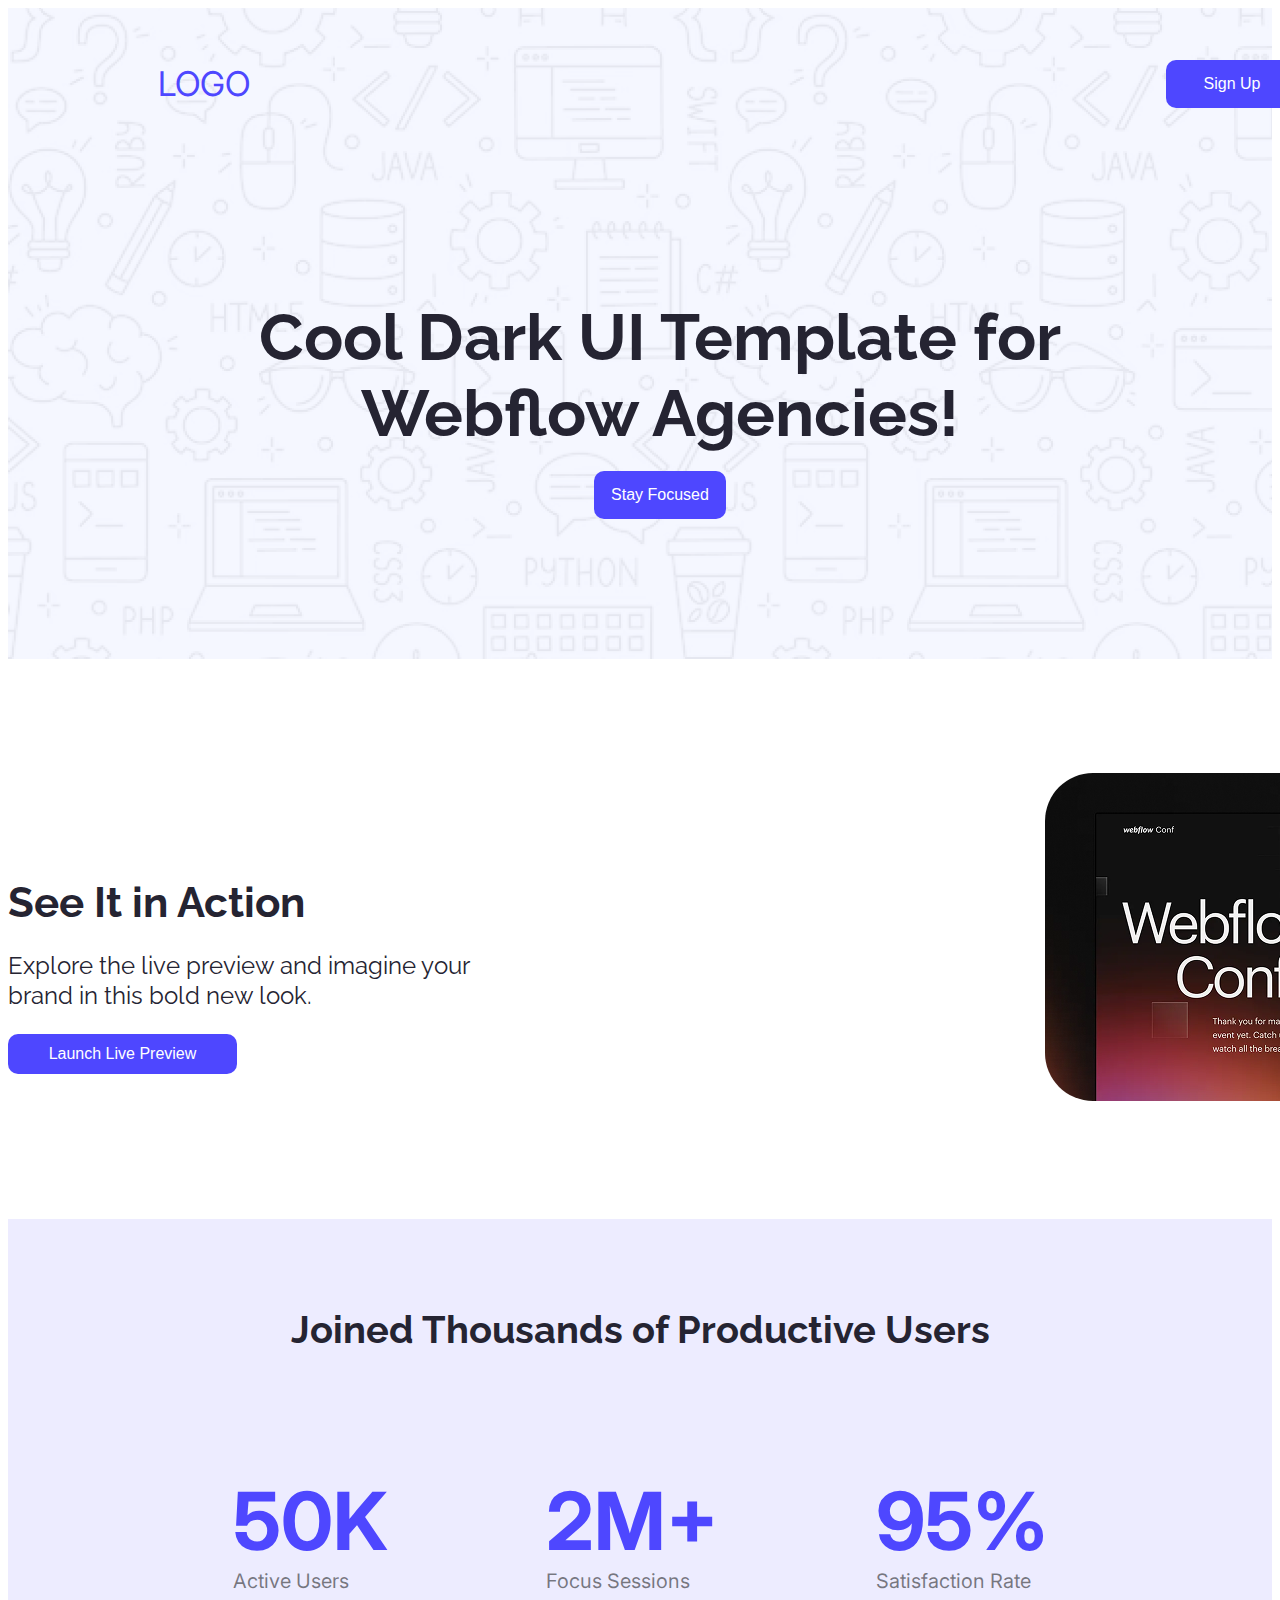
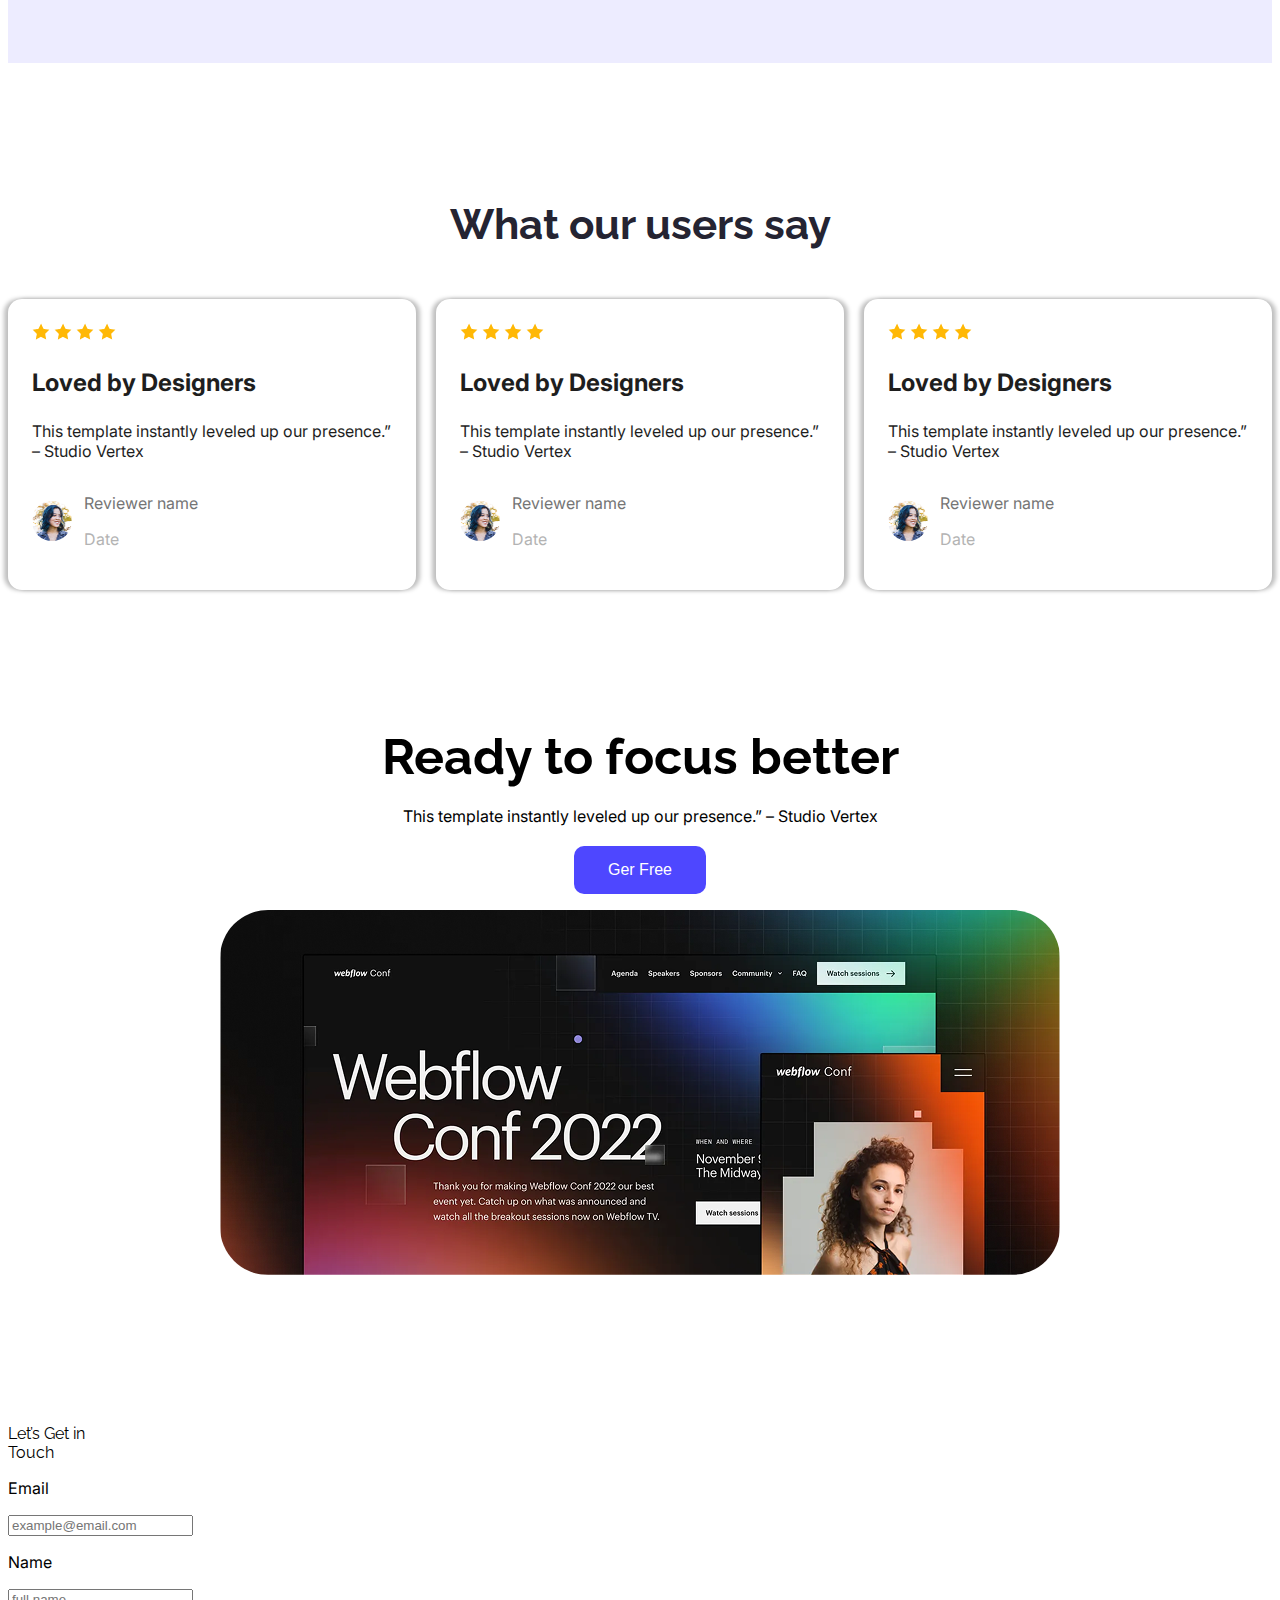
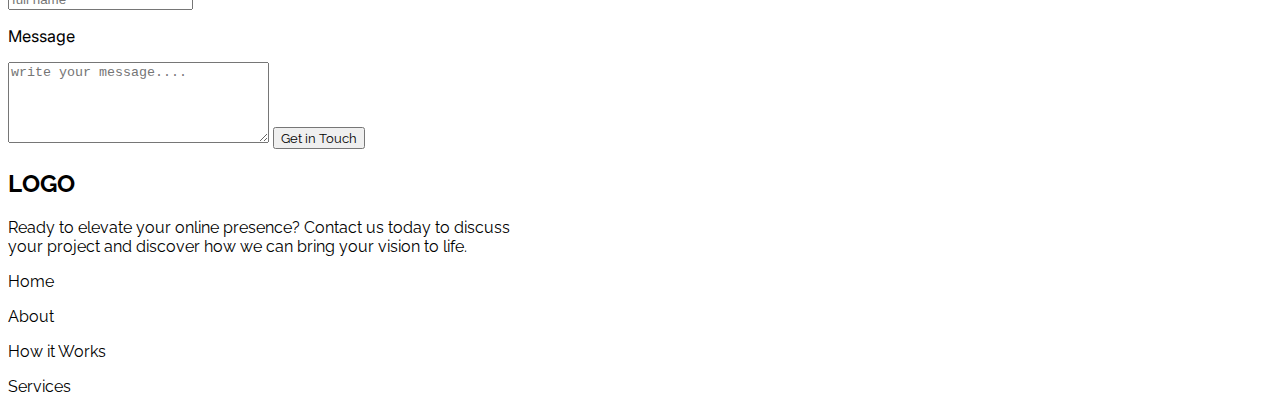
<file: index.html>
<!DOCTYPE html>
<html lang="en">

<head>
    <meta charset="UTF-8">
    <meta name="viewport" content="width=device-width, initial-scale=1.0">
    <title>first assingment task</title>
    <link rel="preconnect" href="https://fonts.googleapis.com">
    <link rel="preconnect" href="https://fonts.gstatic.com" crossorigin>
    <link href="https://fonts.googleapis.com/css2?family=Raleway:ital,wght@0,100..900;1,100..900&display=swap"
        rel="stylesheet">
    <!-- interfornt -->
    <link rel="preconnect" href="https://fonts.googleapis.com">
    <link rel="preconnect" href="https://fonts.gstatic.com" crossorigin>
    <link
        href="https://fonts.googleapis.com/css2?family=Inter:ital,opsz,wght@0,14..32,100..900;1,14..32,100..900&display=swap"
        rel="stylesheet">
    <link rel="stylesheet" href="styles.css">
</head>

<body class="raleway-normal">
    <header class="head">
        <div class="nav-banner-head">
            <nav class="nav-tittle">
                <p class="nav-header inter-normal">LOGO</p>
                <button class="nav-button">Sign Up</button>
            </nav>
            <div class="banner-head">
                <ul>
                    <li class="banner-little">Cool Dark UI Template for Webflow Agencies! </li>
                    <li class="header-button"><button class="nav-button banner-button">Stay Focused</button></li>
                </ul>
            </div>
        </div>
    </header>
    <main>
        <div class="div-action">
            <div class="div-contain">
                <p class="div-tittle">See It in Action</p>
                <p class="div-subtittle">Explore the live preview and imagine your brand in this bold new look.</p>
                <button class="action-button">Launch Live Preview</button>
            </div>
            <div class="div-image">
                <img src="Assets/wc-mini.png">
            </div>


        </div>
        <section class="productive-start">
            <h3 class="section-tittle">Joined Thousands of Productive Users</h3>
            <div class="productive-items inter-normal">
                <div class="productive-item">
                    <p class="item-tittle">50K</p>
                    <p class="item-description">Active Users</p>
                </div>
                <div class="productive-item">
                    <p class="item-tittle">2M+</p>
                    <p class="item-description">Focus Sessions</p>
                </div>
                <div class="productive-item">
                    <p class="item-tittle">95%</p>
                    <p class="item-description">Satisfaction Rate</p>
                </div>
            </div>

        </section>
        <!-- what our user section start -->
        <section class="skills">
            <h3 class=" user-section-tittle">What our users say</h3>
            <div class="user-skills-container inter-normal">
                <div class="user-skill-container">
                    <div class="user-skill-subcontainer">
                        <img src="Assets/icon-star.png" alt="">
                        <img src="Assets/icon-star.png">
                        <img src="Assets/icon-star.png">
                        <img src="Assets/icon-star.png">
                    </div>
                    <h3 class="suer-tittle">Loved by Designers</h3>
                    <p class="uesr-description">This template instantly leveled up our presence.” – Studio Vertex</p>
                    <div class="our-user-bottom-container">
                        <img src="Assets/avatar.png" class=" our-user-img">
                        <div class="our-user-bottom-subcontainer">
                            <p class="user-supdescription">Reviewer name</p>
                            <p class="user-normal-subdescription">Date</p>
                        </div>
                    </div>

                </div>
                <div class="user-skill-container">
                    <div class="user-skill-subcontainer">
                        <img src="Assets/icon-star.png" alt="">
                        <img src="Assets/icon-star.png">
                        <img src="Assets/icon-star.png">
                        <img src="Assets/icon-star.png">
                    </div>
                    <h3 class="suer-tittle">Loved by Designers</h3>
                    <p class="uesr-description">This template instantly leveled up our presence.” – Studio Vertex</p>
                    <div class="our-user-bottom-container">
                        <img src="Assets/avatar.png" class=" our-user-img">
                        <div class="our-user-bottom-subcontainer">
                            <p class="user-supdescription">Reviewer name</p>
                            <p class="user-normal-subdescription">Date</p>
                        </div>
                    </div>

                </div>
                <div class="user-skill-container">
                    <div class="user-skill-subcontainer">
                        <img src="Assets/icon-star.png" alt="">
                        <img src="Assets/icon-star.png">
                        <img src="Assets/icon-star.png">
                        <img src="Assets/icon-star.png">
                    </div>
                    <h3 class="suer-tittle">Loved by Designers</h3>
                    <p class="uesr-description">This template instantly leveled up our presence.” – Studio Vertex</p>
                    <div class="our-user-bottom-container">
                        <img src="Assets/avatar.png" class="our-user-img">
                        <div class="our-user-bottom-subcontainer">
                            <p class="user-supdescription">Reviewer name</p>
                            <p class="user-normal-subdescription">Date</p>
                        </div>
                    </div>

                </div>
            </div>
        </section>
        <!-- Ready to focus better -->
        <div class="div-skillers">
            <h3 class="ready-tittle">Ready to focus better</h3>
            <p class="ready-description inter-normal">This template instantly leveled up our presence.” – Studio Vertex
            </p>
            <p><button class="ready-button nav-button">Ger Free</button></p>
            <img src="Assets/wc-big.png" class="ready-img">
        </div>

        <!-- lets git thoughts start -->
        <section class="footer-section">
            <div class="footer-column">Let’s Get in <br> Touch</div>
            <div class="footer-column inter-normal">
                <form action="">
                    <div class="input-footer">
                        <p class="input-tittle">Email</p>
                        <input class="input-text input-email" type="email" name="" id=""
                            placeholder="example@email.com">
                    </div>
                    <div class="input-footer">
                        <p class="input-tittle">Name</p>
                        <input class="input-text input-email " type="text" name="" id="" placeholder="full name">
                    </div>
                    <div class="input-footer">
                        <p class="input-tittle">Message</p>
                        <textarea class="input-text input-name" name="" id="" cols="30" rows="5"
                            placeholder="write your message...."></textarea>
                        <button class="footer-button raleway-normal input-text">Get in Touch</button>
                    </div>

                </form>
            </div>
        </section>
    </main>
    <!-- fotter  sections starts starts -->
    <footer>
        <div class="footer-heading">
            <h2 class="footer-titlle">LOGO</h2>
            <p class="footer-text">Ready to elevate your online presence? Contact us today to discuss <br> your project
                and discover how we can bring your vision to life.</p>
            <div class="footer-container">
                <p class="footer-fornt">Home</p>
                <p class="footer-fornt">About</p>
                <p class="footer-fornt">How it Works</p>
                <p class="footer-fornt">Services</p>
            </div>
            <div>
    </footer>

</body>

</html>
</file>
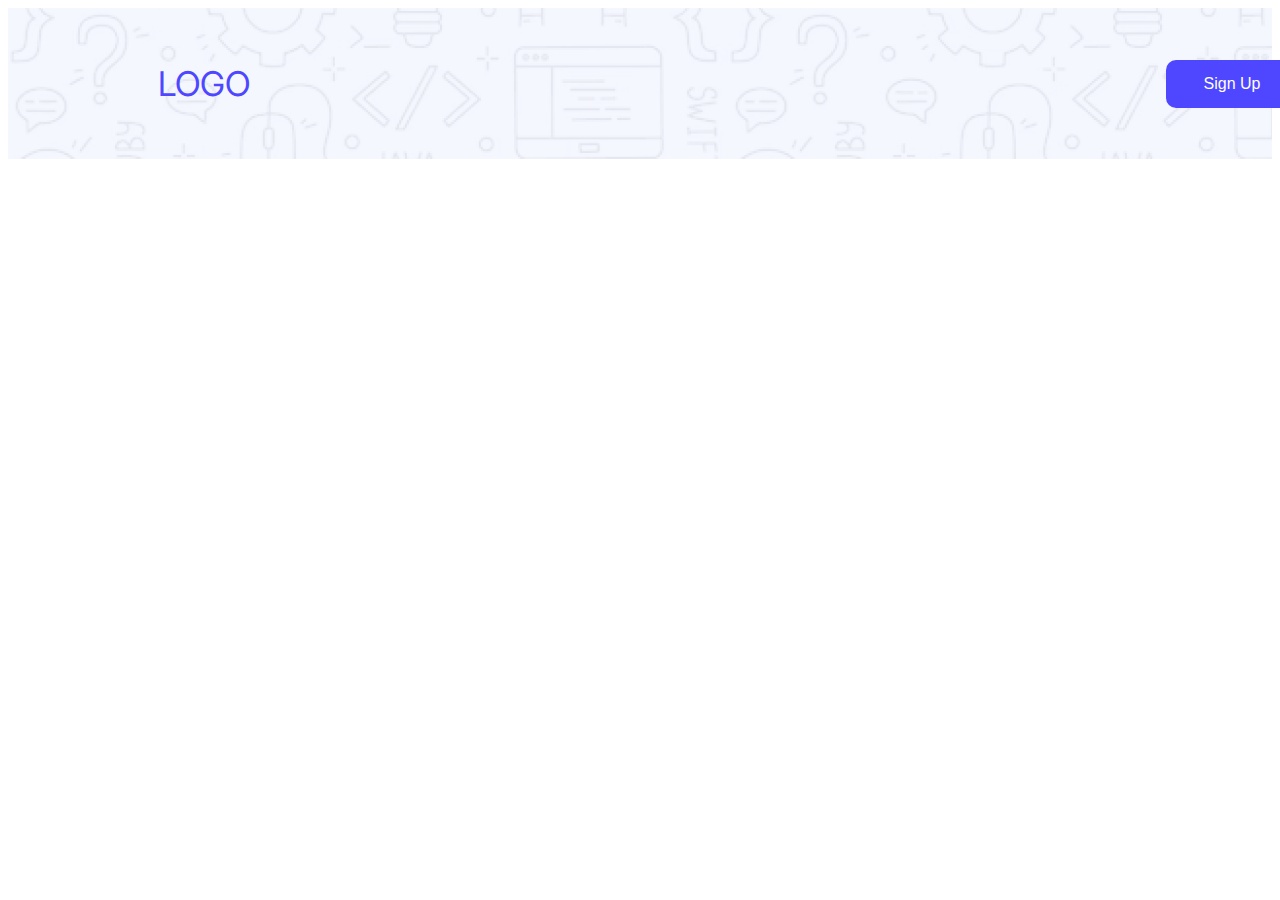
<file: first assinment task.html>
<!DOCTYPE html>
<html lang="en">

<head>
    <meta charset="UTF-8">
    <meta name="viewport" content="width=device-width, initial-scale=1.0">
    <title>first assingment task</title>
    <link rel="preconnect" href="https://fonts.googleapis.com">
    <link rel="preconnect" href="https://fonts.gstatic.com" crossorigin>
    <link href="https://fonts.googleapis.com/css2?family=Raleway:ital,wght@0,100..900;1,100..900&display=swap"
        rel="stylesheet">
    <!-- interfornt -->
    <link rel="preconnect" href="https://fonts.googleapis.com">
    <link rel="preconnect" href="https://fonts.gstatic.com" crossorigin>
    <link
        href="https://fonts.googleapis.com/css2?family=Inter:ital,opsz,wght@0,14..32,100..900;1,14..32,100..900&display=swap"
        rel="stylesheet">
    <link rel="stylesheet" href="styles.css">
</head>

<body class="raleway-normal">
    <header>
        <nav class="nav-tittle">
            <p class="nav-header inter-normal">LOGO</p>
            <button class="nav-button">Sign Up</button>
        </nav>
        <!-- <div class="banner-head">
            <p class="banner-little">Cool Dark UI Template for <br> Webflow Agencies!</p>
            <button class="banner-button">Stay Focused</button>
        </div> -->
    </header>
    <main>

    </main>
    <footer>

    </footer>

</body>

</html>
</file>
<file: styles.css>
/* inter-normal */
.inter-normal {
    font-family: "Inter", sans-serif;
    font-optical-sizing: auto;
    font-style: normal;
}

/* raleway-normal */
.raleway-normal {
    font-family: "Raleway", sans-serif;
    font-optical-sizing: auto;
    font-style: normal;
}

/* head styles */
header {
    background-image: url("Assets/hero-png.png");

}

.header-button {
    text-align: center;
    margin-top: 20px;
    /* border: 20px solid black; */
}



/* nav styles */
.nav-tittle {
    display: flex;
    width: 1140px;
    height: 151px;
    align-items: center;
    justify-content: space-between;
    padding-left: 150px;
    padding-right: 150px;
}

.nav-header {
    font-size: 34px;
    font-weight: 900px;
    color: #4E47FF;
}

nav {
    width: 1440;
    margin: auto;
}


.nav-button {
    font-size: 16px;
    color: #FFFFFF;
    background-color: #4E47FF;
    border-radius: 10px;
    width: 132px;
    height: 48px;
    border: none;


}

/* banner styles */
.banner-head ul {
    height: 500px;
    max-width: 905px;
    display: flex;
    justify-content: center;
    align-items: center;
    flex-direction: column;
    margin: 0 auto;
}

div ul li {
    list-style: none;
}

.banner-little {
    font-size: 65px;
    font-weight: bold;
    color: #252432;
    text-align: center;
    align-items: center;
}

/* action styles start */
.div-action {
    display: flex;
    height: 328px;
    width: 1440px;
    margin: 116px auto;
    align-items: center;
    justify-content: space-between;

}

.div-contain {
    width: 517px;
    height: 206px;
}

.div-tittle {
    font-size: 42px;
    font-weight: bold;
    color: #252432;
    margin-bottom: 23px;
}

.div-subtittle {
    font-size: 24px;
    font-weight: 400px;
    color: #252432;
    line-height: 30px;
    margin-bottom: 23px;
}

.action-button {
    font-size: 16px;
    color: #FFFFFF;
    background-color: #4E47FF;
    border-radius: 10px;
    width: 229px;
    height: 40px;
    border: none;
    text-align: center;
}

.div-image img {
    width: 403px;
    height: 328px;
    border-radius: 48px;

}


.productive-items {
    display: flex;
    justify-content: center;
}

/* productive action
.productive-start {
    width: 1140px;
    height: 306px;
}

.productive-container {
    display: flex;
    justify-content: space-around;
}

.productive-heading {
    font-size: 38px;
    font-weight: bold;
    color: #252432;
}

.productive-little {
    font-size: 80px;
    font-weight: bold;
    color: #4E47FF;
}

.productive-description {
    font-size: 20px;
    font-weight: 400px;
    color: rgba(0, 0, 0, 0.5);
} */

/* main styles */
.productive-start {
    padding: 50px 142px;
    background-color: rgba(78, 71, 255, 0.1);
    margin-top: 115px;
    max-width: 1140px;
}

main {
    max-width: 1440px;
    margin: 0px auto;
}

.section-tittle {
    font-size: 38px;
    font-weight: bold;
    color: #252432;
    text-align: center;
    margin-bottom: 40px;
}

/* productive-section-tiems */
.productive-items {
    display: flex;
    gap: 158px;
    margin-top: 40px;
}

.item-tittle {
    font-size: 80px;
    font-weight: bold;
    color: #4E47FF;
    margin-bottom: 0px;
}

.item-description {
    margin-top: 0px;
    font-size: 20px;
    font-weight: 400px;
    color: rgba(0, 0, 0, 0.5);
}

/* what our user say section */
.skills {
    max-width: 1440px;
    margin: 0 auto;
}

.user-skills-container {
    display: flex;
    gap: 20px;
    /* background-color: #FFFFFF; */
    justify-content: space-around;
}

.user-skill-container {
    height: 243px;
    width: 366px;
    padding: 24px;
    box-shadow: -4px 0px 4px rgba(0, 0, 0, 0.25), 4px 0px 4px rgba(0, 0, 0, 0.25);
    border-radius: 14px;
}

.our-user-bottom-container {
    display: flex;
    align-items: center;
    gap: 12px;

}

.user-section-tittle {
    font-size: 42px;
    font-weight: bold;
    color: #252432;
    text-align: center;
    margin: 137px auto 50px;
}

.suer-tittle {
    font-size: 24px;
    font-weight: 600px;
    color: #1E1E1E;
}

.uesr-description {
    font-size: 16px;
    font-weight: 400px;
    color: #1E1E1E;
}

.user-supdescription {
    font-size: 16px;
    font-weight: 600px;
    color: #757575;
    margin-bottom: 0px;
}

.user-normal-subdescription {
    font-size: 16px;
    font-weight: 400px;
    color: #B3B3B3;
}

.our-user-img {
    height: 40px;
    width: 40px;

}

.our-user-img {
    border-radius: 50px;
}

/* Ready to focus better */

.div-skillers {
    /* display: flex; */
    max-width: 1440px;
    height: 697px;
    align-items: center;
    text-align: center;
    /* border: 20px solid black; */
    margin-top: 137px;
    box-shadow: 0p 4px 4px 0px #FFFFFF;
    border-radius: 10px;
}

.ready-tittle {
    font-size: 50px;
    font-weight: bold;
    color: #000000;
    margin: 71px 0px 20px;
    text-align: center;
}

.ready-description {
    font-size: 16px;
    font-weight: 400px;
    color: #000000;
    margin-bottom: 20px;
    text-align: center;
}


.ready-button {
    justify-content: center;
    margin: 0 auto;
    display: block;
}

.ready-img {
    display: flex;
    border-radius: 48px;
    justify-content: center;
    margin: 0 auto;
    text-align: center;
    align-items: center;
}
</file>
